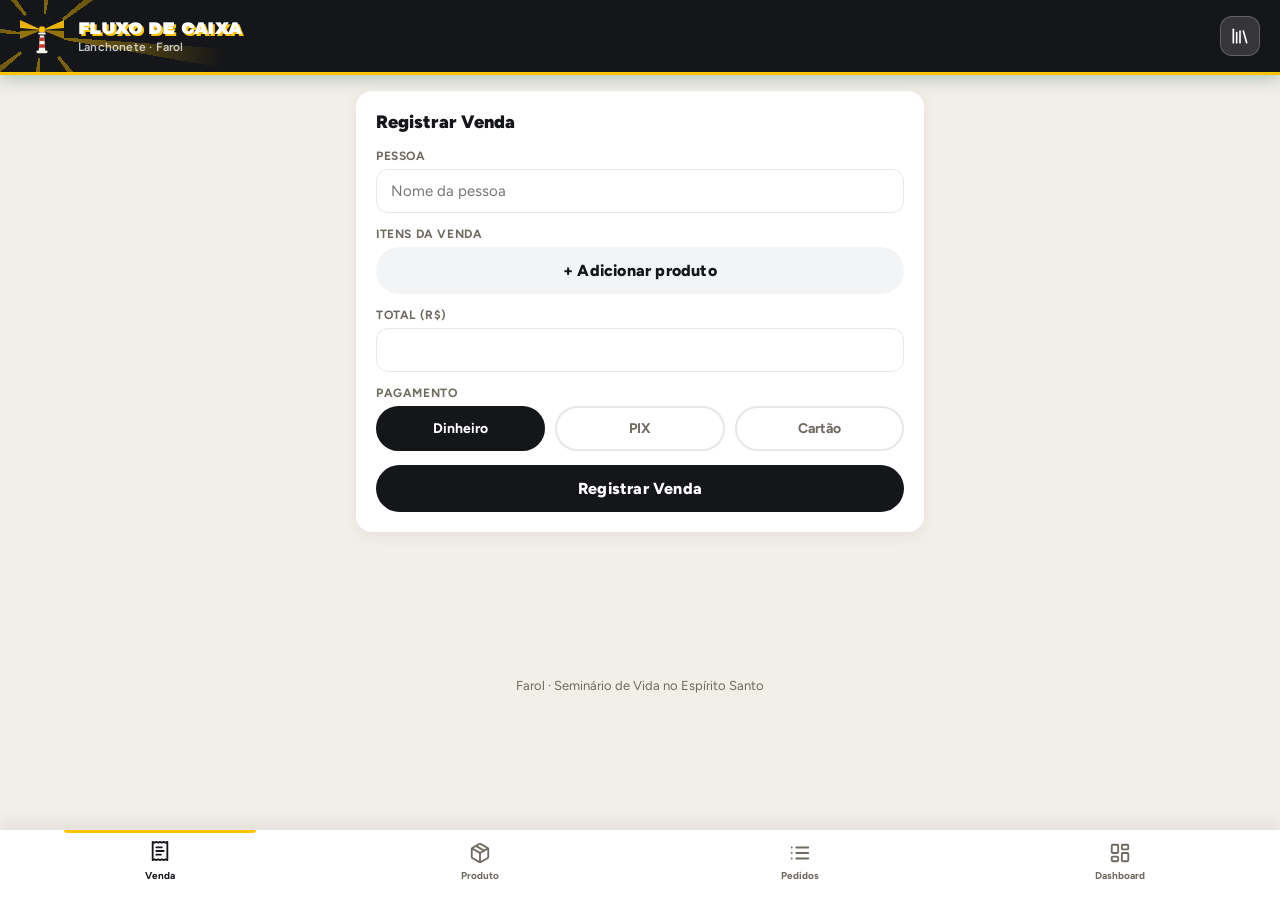
<file: index.html>
<!DOCTYPE html>
<html lang="pt-BR">
<head>
  <meta charset="UTF-8" />
  <title>Admin – Farol</title>
  <meta name="viewport" content="width=device-width, initial-scale=1" />
  <script src="tema.js"></script>
  <link rel="stylesheet" href="style.css" />
</head>
<body>

<header>
  <img data-marca="logo" src="logo-farol.svg" alt="Farol" />
  <div>
    <h1>Fluxo de Caixa</h1>
    <p>Lanchonete · <span data-marca="nome">Farol</span></p>
  </div>
  <a href="livraria.html" class="header-link no-print" title="Ir para a Livraria">
    <svg xmlns="http://www.w3.org/2000/svg" viewBox="0 0 24 24" fill="none" stroke="currentColor" stroke-width="2" stroke-linecap="round" stroke-linejoin="round"><path d="m16 6 4 14"/><path d="M12 6v14"/><path d="M8 8v12"/><path d="M4 4v16"/></svg>
  </a>
</header>

<main>

  <!-- ABA VENDA -->
  <div id="venda" class="card">
    <h2>Registrar Venda</h2>

    <label>Pessoa</label>
    <input id="cliente" placeholder="Nome da pessoa" />

    <label>Itens da venda</label>
    <div id="itens"></div>
    <button type="button" onclick="adicionarItem()" class="btn-secondary" style="margin-bottom:14px">
      + Adicionar produto
    </button>

    <label>Total (R$)</label>
    <input id="total" disabled />

    <label>Pagamento</label>
    <div class="payments">
      <div class="pay active" onclick="pagar(this)">Dinheiro</div>
      <div class="pay" onclick="pagar(this)">PIX</div>
      <div class="pay" onclick="pagar(this)">Cartão</div>
    </div>

    <button onclick="registrarVenda()">Registrar Venda</button>
  </div>

  <!-- ABA PRODUTO -->
  <div id="produto" class="card" style="display:none">
    <h2 id="tituloProduto">Cadastrar Produto</h2>

    <div id="listaProdutos" style="margin-bottom:16px"></div>

    <label>Nome do produto</label>
    <input id="produtoNome" />

    <label>Preço (R$)</label>
    <input id="preco" type="number" step="0.01" min="0" />

    <div style="display:flex; gap:10px">
      <button id="btnCancelarEdicao" type="button" onclick="cancelarEdicao()" class="btn-secondary" style="display:none; flex:1">Cancelar</button>
      <button id="btnSalvarProduto" onclick="salvarProduto()" style="flex:2">Salvar Produto</button>
    </div>
  </div>

  <!-- ABA PEDIDOS -->
  <div id="pedidos" class="card" style="display:none">
    <h2>Pedidos Pendentes</h2>
    <div id="listaPedidos"></div>
  </div>

  <!-- ABA DASHBOARD -->
  <div id="dashboard" style="display:none">
    <div class="print-header">
      <img data-marca="logo" src="logo-farol.svg" alt="Farol" />
      <div>
        <div class="print-title">Relatório de Vendas</div>
        <div class="print-sub">Fluxo de Caixa · Lanchonete</div>
      </div>
      <div class="print-date" id="printData"></div>
    </div>

    <button type="button" onclick="baixarDashboardPDF()" class="btn-secondary no-print" style="margin-bottom:16px">
      <svg xmlns="http://www.w3.org/2000/svg" viewBox="0 0 24 24" fill="none" stroke="currentColor" stroke-width="2" stroke-linecap="round" stroke-linejoin="round"><path d="M21 15v4a2 2 0 0 1-2 2H5a2 2 0 0 1-2-2v-4"/><polyline points="7 10 12 15 17 10"/><line x1="12" x2="12" y1="15" y2="3"/></svg>
      Baixar PDF
    </button>

    <div class="dash-stats">
      <div class="stat-card stat-green">
        <div class="stat-label">Total Arrecadado</div>
        <div class="stat-value" id="dashTotal">—</div>
      </div>
      <div class="stat-card stat-red">
        <div class="stat-label">A Receber</div>
        <div class="stat-value" id="dashPendente">—</div>
      </div>
    </div>

    <div class="print-resumo">
      <div><span class="print-resumo-label">Vendas</span><span class="print-resumo-valor" id="printVendas">—</span></div>
      <div><span class="print-resumo-label">Ticket médio</span><span class="print-resumo-valor" id="printTicket">—</span></div>
      <div><span class="print-resumo-label">Dinheiro</span><span class="print-resumo-valor" id="printDinheiro">—</span></div>
      <div><span class="print-resumo-label">PIX</span><span class="print-resumo-valor" id="printPix">—</span></div>
      <div><span class="print-resumo-label">Cartão</span><span class="print-resumo-valor" id="printCartao">—</span></div>
    </div>

    <div class="dash-cards">
      <div class="card">
        <h2>Produtos Mais Vendidos</h2>
        <div id="dashProdutos"><p style="color:var(--muted)">Carregando...</p></div>
      </div>

      <div class="card">
        <h2>Pendentes de Pagamento <span class="print-count" id="printPendCount"></span></h2>
        <div id="dashPendentes"><p style="color:var(--muted)">Carregando...</p></div>
      </div>
    </div>

    <div class="print-footer" data-marca="rodape">Sistema de Caixa – Farol</div>
  </div>
</main>

<footer data-marca="rodape">Sistema de Caixa – Farol</footer>

<nav class="bottom-nav">
  <div class="tab active" onclick="mostrar('venda', this)">
    <span class="nav-icon"><svg xmlns="http://www.w3.org/2000/svg" viewBox="0 0 24 24" fill="none" stroke="currentColor" stroke-width="2" stroke-linecap="round" stroke-linejoin="round"><path d="M4 2v20l2-1 2 1 2-1 2 1 2-1 2 1 2-1 2 1V2l-2 1-2-1-2 1-2-1-2 1-2-1-2 1-2-1Z"/><path d="M14 8H8"/><path d="M16 12H8"/><path d="M13 16H8"/></svg></span>
    <span>Venda</span>
  </div>
  <div class="tab" onclick="mostrar('produto', this)">
    <span class="nav-icon"><svg xmlns="http://www.w3.org/2000/svg" viewBox="0 0 24 24" fill="none" stroke="currentColor" stroke-width="2" stroke-linecap="round" stroke-linejoin="round"><path d="m7.5 4.27 9 5.15"/><path d="M21 8a2 2 0 0 0-1-1.73l-7-4a2 2 0 0 0-2 0l-7 4A2 2 0 0 0 3 8v8a2 2 0 0 0 1 1.73l7 4a2 2 0 0 0 2 0l7-4A2 2 0 0 0 21 16Z"/><path d="m3.3 7 8.7 5 8.7-5"/><path d="M12 22V12"/></svg></span>
    <span>Produto</span>
  </div>
  <div class="tab" onclick="mostrar('pedidos', this)">
    <span class="nav-icon"><svg xmlns="http://www.w3.org/2000/svg" viewBox="0 0 24 24" fill="none" stroke="currentColor" stroke-width="2" stroke-linecap="round" stroke-linejoin="round"><line x1="8" x2="21" y1="6" y2="6"/><line x1="8" x2="21" y1="12" y2="12"/><line x1="8" x2="21" y1="18" y2="18"/><line x1="3" x2="3.01" y1="6" y2="6"/><line x1="3" x2="3.01" y1="12" y2="12"/><line x1="3" x2="3.01" y1="18" y2="18"/></svg></span>
    <span>Pedidos</span>
  </div>
  <div class="tab" onclick="mostrar('dashboard', this)">
    <span class="nav-icon"><svg xmlns="http://www.w3.org/2000/svg" viewBox="0 0 24 24" fill="none" stroke="currentColor" stroke-width="2" stroke-linecap="round" stroke-linejoin="round"><rect width="7" height="9" x="3" y="3" rx="1"/><rect width="7" height="5" x="14" y="3" rx="1"/><rect width="7" height="9" x="14" y="12" rx="1"/><rect width="7" height="5" x="3" y="16" rx="1"/></svg></span>
    <span>Dashboard</span>
  </div>
</nav>

<script src="ui.js"></script>
<script src="admin.js"></script>
</body>
</html>
</file>
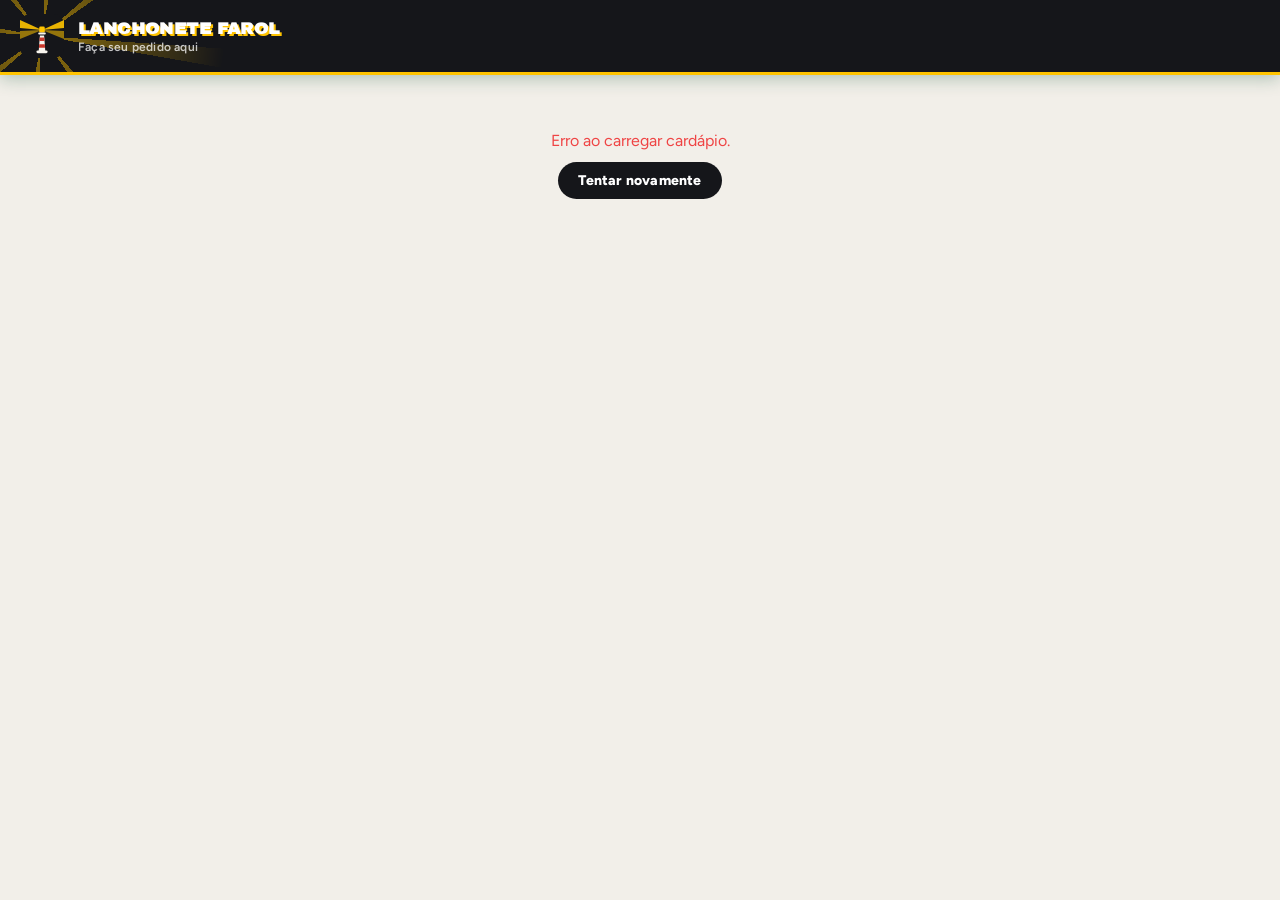
<file: cardapio.html>
<!DOCTYPE html>
<html lang="pt-BR">
<head>
  <meta charset="UTF-8" />
  <title>Farol – Cardápio</title>
  <meta name="viewport" content="width=device-width, initial-scale=1" />
  <script src="tema.js"></script>
  <link rel="stylesheet" href="style.css" />
</head>
<body>

<header>
  <img data-marca="logo" src="logo-farol.svg" alt="Farol" />
  <div>
    <h1>Lanchonete <span data-marca="nome">Farol</span></h1>
    <p>Faça seu pedido aqui</p>
  </div>
</header>

<!-- =============== TELA 1: CARDÁPIO =============== -->
<div id="tela-menu">
  <main>
    <div id="lista-produtos" class="produto-grid"></div>
  </main>

  <div id="cart-bar" class="cart-bar hidden" onclick="irParaCheckout()">
    <div>
      <div class="cart-bar-count" id="cart-count">0 itens</div>
      <div class="cart-bar-total" id="cart-total">R$ 0,00</div>
    </div>
    <div class="cart-bar-btn">Ver carrinho →</div>
  </div>
</div>

<!-- =============== TELA 2: CHECKOUT =============== -->
<div id="tela-checkout" class="hidden">
  <main>
    <div class="card">
      <h2>
        <svg xmlns="http://www.w3.org/2000/svg" viewBox="0 0 24 24" fill="none" stroke="currentColor" stroke-width="2" stroke-linecap="round" stroke-linejoin="round" style="width:20px;height:20px;vertical-align:middle;margin-right:6px"><circle cx="8" cy="21" r="1"/><circle cx="19" cy="21" r="1"/><path d="M2.05 2.05h2l2.66 12.42a2 2 0 0 0 2 1.58h9.78a2 2 0 0 0 1.95-1.57l1.65-7.43H5.12"/></svg>Seu carrinho
      </h2>
      <div id="resumo-carrinho"></div>
      <div class="order-total" id="checkout-total" style="margin-top:12px"></div>
    </div>

    <div class="card">
      <label>Seu nome</label>
      <input id="nome-cliente" placeholder="Como você se chama?" autocomplete="given-name" />

      <label>Forma de pagamento</label>
      <div class="payments">
        <div class="pay" onclick="selecionarPagamento(this)">Dinheiro</div>
        <div class="pay active" onclick="selecionarPagamento(this)">PIX</div>
        <div class="pay" onclick="selecionarPagamento(this)">Cartão</div>
      </div>

      <div style="display:flex; gap:10px; margin-top:4px">
        <button class="btn-secondary" style="flex:1" onclick="voltarMenu()">
          <svg xmlns="http://www.w3.org/2000/svg" viewBox="0 0 24 24" fill="none" stroke="currentColor" stroke-width="2" stroke-linecap="round" stroke-linejoin="round"><path d="m12 19-7-7 7-7"/><path d="M19 12H5"/></svg>Voltar
        </button>
        <button style="flex:2" onclick="confirmarPedido()">
          <svg xmlns="http://www.w3.org/2000/svg" viewBox="0 0 24 24" fill="none" stroke="currentColor" stroke-width="2" stroke-linecap="round" stroke-linejoin="round"><path d="M20 6 9 17l-5-5"/></svg>Confirmar
        </button>
      </div>
    </div>
  </main>
</div>

<!-- =============== TELA 3: PIX =============== -->
<div id="tela-pix" class="hidden">
  <main>
    <div class="card" style="text-align:center">
      <div class="icon-lg">
        <svg xmlns="http://www.w3.org/2000/svg" viewBox="0 0 24 24" fill="none" stroke="currentColor" stroke-width="2" stroke-linecap="round" stroke-linejoin="round"><rect width="14" height="20" x="5" y="2" rx="2" ry="2"/><path d="M12 18h.01"/></svg>
      </div>
      <h2>Pague via PIX</h2>
      <p style="color:var(--muted); margin-bottom:4px">
        Faça o pagamento e depois clique em <strong>Já paguei</strong>
      </p>

      <div class="pix-key-box">
        <div class="pix-label">Chave PIX</div>
        <div class="pix-key" id="pix-display-key"></div>
        <div class="pix-label" style="margin-top:12px">Valor a pagar</div>
        <div class="pix-amount" id="pix-display-amount"></div>
        <div class="pix-label" id="pix-display-name"></div>
      </div>

      <button onclick="copiarPix()" class="btn-secondary" style="margin-bottom:12px">
        <svg xmlns="http://www.w3.org/2000/svg" viewBox="0 0 24 24" fill="none" stroke="currentColor" stroke-width="2" stroke-linecap="round" stroke-linejoin="round"><rect width="14" height="14" x="8" y="8" rx="2" ry="2"/><path d="M4 16c-1.1 0-2-.9-2-2V4c0-1.1.9-2 2-2h10c1.1 0 2 .9 2 2"/></svg>Copiar chave PIX
      </button>
      <button onclick="confirmarPagamento()" class="btn-success">
        <svg xmlns="http://www.w3.org/2000/svg" viewBox="0 0 24 24" fill="none" stroke="currentColor" stroke-width="2" stroke-linecap="round" stroke-linejoin="round"><path d="M22 11.08V12a10 10 0 1 1-5.93-9.14"/><path d="m9 11 3 3L22 4"/></svg>Já paguei!
      </button>
    </div>
  </main>
</div>

<!-- =============== TELA 4: AGUARDANDO / PRONTO =============== -->
<div id="tela-aguardando" class="hidden">
  <main>
    <div class="card" id="status-card">

      <!-- Estado: em preparo -->
      <div id="estado-preparo" class="status-center">
        <span class="status-icon">
          <svg xmlns="http://www.w3.org/2000/svg" viewBox="0 0 24 24" fill="none" stroke="currentColor" stroke-width="2" stroke-linecap="round" stroke-linejoin="round"><path d="M3 2v7c0 1.1.9 2 2 2h4a2 2 0 0 0 2-2V2"/><path d="M7 2v20"/><path d="M21 15V2v0a5 5 0 0 0-5 5v6c0 1.1.9 2 2 2h3Zm0 0v7"/></svg>
        </span>
        <div class="status-title" id="status-title">Pedido recebido!</div>
        <div class="status-subtitle">Sua comida está sendo preparada com carinho...</div>
        <div class="order-num" id="status-num"></div>
        <div id="status-itens" class="order-items" style="margin-top:16px; border-top:1px solid #f0f0f0; padding-top:16px"></div>
        <div class="order-total" id="status-total" style="margin-top:12px"></div>
      </div>

      <!-- Estado: pronto -->
      <div id="estado-pronto" class="hidden">
        <div class="pronto-banner">
          <span class="big-emoji">
            <svg xmlns="http://www.w3.org/2000/svg" viewBox="0 0 24 24" fill="none" stroke="currentColor" stroke-width="2" stroke-linecap="round" stroke-linejoin="round"><path d="m12 3-1.912 5.813a2 2 0 0 1-1.275 1.275L3 12l5.813 1.912a2 2 0 0 1 1.275 1.275L12 21l1.912-5.813a2 2 0 0 1 1.275-1.275L21 12l-5.813-1.912a2 2 0 0 1-1.275-1.275L12 3Z"/><path d="M5 3v4"/><path d="M19 17v4"/><path d="M3 5h4"/><path d="M17 19h4"/></svg>
          </span>
          <h2>Seu pedido está pronto!</h2>
          <p>Retire no balcão agora</p>
        </div>
        <button onclick="novoPedido()" style="margin-top:16px">
          + Fazer novo pedido
        </button>
      </div>

    </div>
  </main>
</div>

<script src="config.js"></script>
<script src="ui.js"></script>
<script src="cardapio.js"></script>
</body>
</html>
</file>
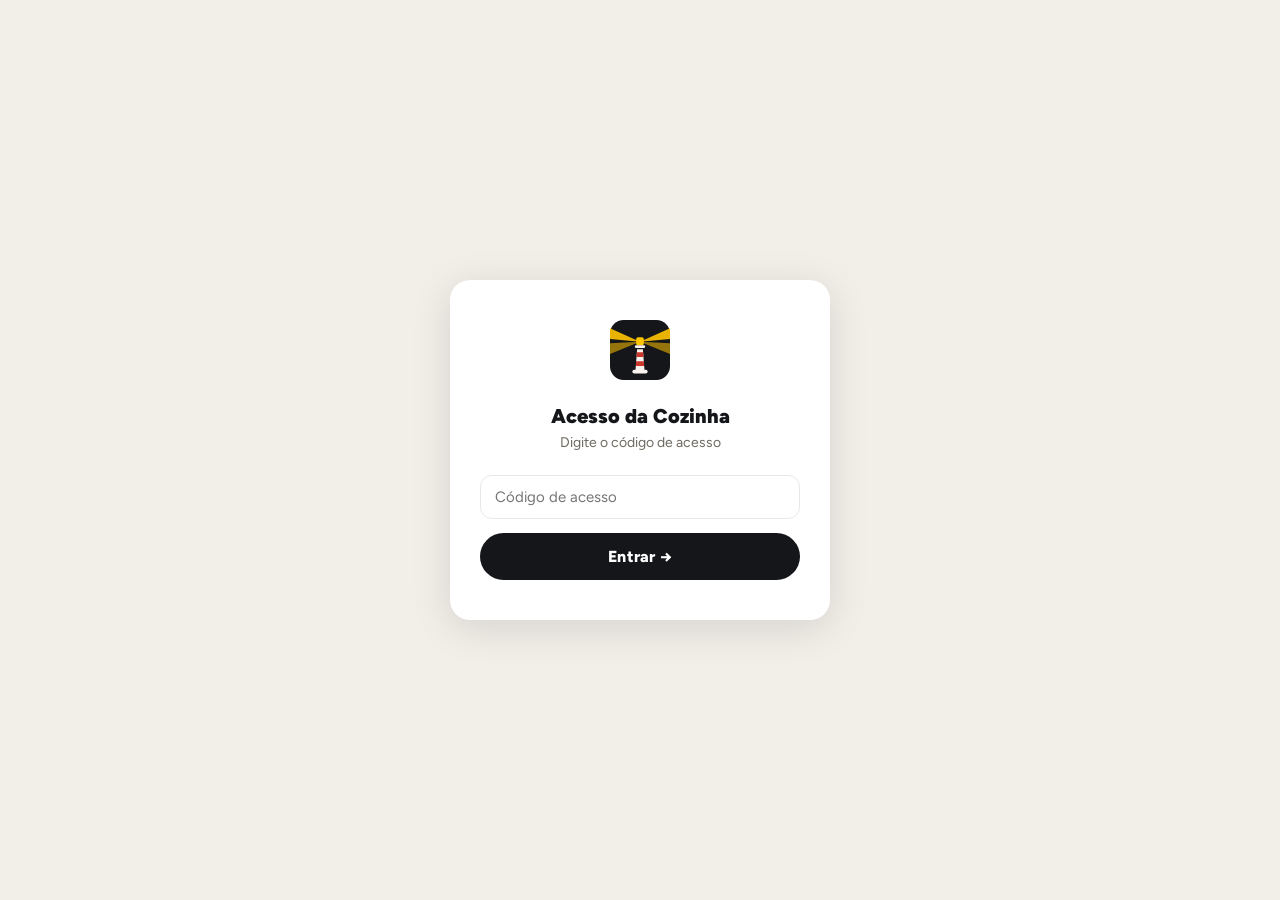
<file: cozinha.html>
<!DOCTYPE html>
<html lang="pt-BR">
<head>
  <meta charset="UTF-8" />
  <title>Cozinha – Farol</title>
  <meta name="viewport" content="width=device-width, initial-scale=1" />
  <script src="tema.js"></script>
  <link rel="stylesheet" href="style.css" />
</head>
<body>

<!-- ===== TELA PIN ===== -->
<div id="tela-pin" class="pin-screen">
  <div class="pin-card">
    <img data-marca="logo" src="logo-farol.svg" alt="Farol" />
    <h2>Acesso da Cozinha</h2>
    <p class="hint">Digite o código de acesso</p>
    <input
      type="password"
      id="pin-input"
      placeholder="Código de acesso"
      onkeydown="if(event.key==='Enter') verificarPin()"
      autocomplete="off"
    />
    <button onclick="verificarPin()">Entrar →</button>
    <p id="pin-erro" class="pin-erro hidden">Código incorreto, tente novamente.</p>
  </div>
</div>

<!-- ===== TELA COZINHA ===== -->
<div id="tela-cozinha" class="hidden">
  <header>
    <img data-marca="logo" src="logo-farol.svg" alt="Farol" />
    <h1>Cozinha</h1>
    <div class="cozinha-header-right">
      <div class="dot-live"></div>
      <span>Ao vivo</span>
      <span id="badge-total" class="badge-count hidden">0</span>
    </div>
  </header>

  <main class="wide">
    <div id="pedidos-container" class="pedidos-grid"></div>
  </main>
</div>

<script src="config.js"></script>
<script src="ui.js"></script>
<script src="cozinha.js"></script>
</body>
</html>
</file>
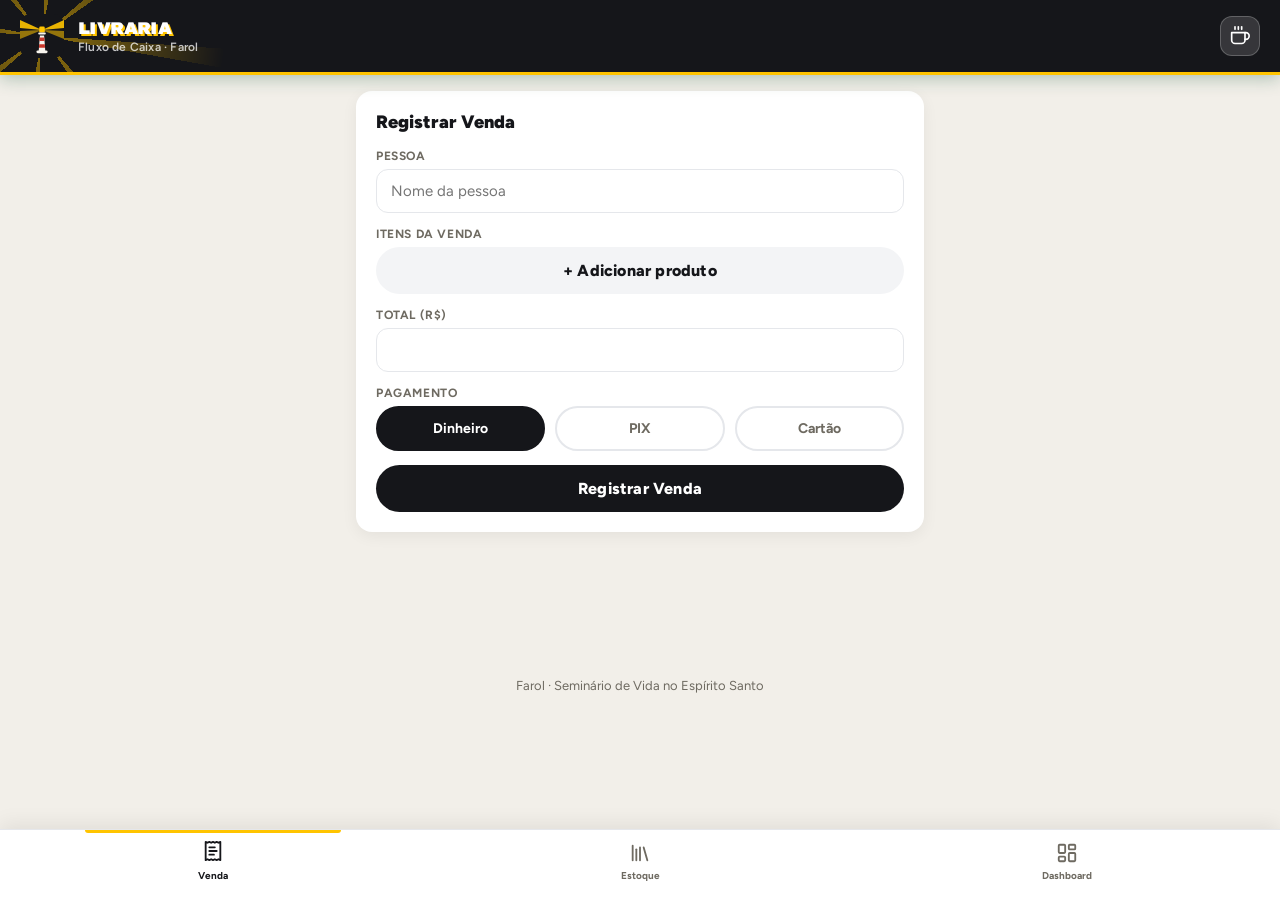
<file: livraria.html>
<!DOCTYPE html>
<html lang="pt-BR">
<head>
  <meta charset="UTF-8" />
  <title>Livraria – Farol</title>
  <meta name="viewport" content="width=device-width, initial-scale=1" />
  <script src="tema.js"></script>
  <link rel="stylesheet" href="style.css" />
</head>
<body>

<header>
  <img data-marca="logo" src="logo-farol.svg" alt="Farol" />
  <div>
    <h1>Livraria</h1>
    <p>Fluxo de Caixa · <span data-marca="nome">Farol</span></p>
  </div>
  <a href="index.html" class="header-link no-print" title="Ir para a Lanchonete">
    <svg xmlns="http://www.w3.org/2000/svg" viewBox="0 0 24 24" fill="none" stroke="currentColor" stroke-width="2" stroke-linecap="round" stroke-linejoin="round"><path d="M18 8h1a4 4 0 0 1 0 8h-1"/><path d="M2 8h16v9a4 4 0 0 1-4 4H6a4 4 0 0 1-4-4Z"/><line x1="6" x2="6" y1="1" y2="4"/><line x1="10" x2="10" y1="1" y2="4"/><line x1="14" x2="14" y1="1" y2="4"/></svg>
  </a>
</header>

<main>

  <!-- ===================== ABA VENDA ===================== -->
  <div id="venda" class="card">
    <h2>Registrar Venda</h2>

    <label>Pessoa</label>
    <input id="cliente" placeholder="Nome da pessoa" />

    <label>Itens da venda</label>
    <div id="itens"></div>
    <button type="button" onclick="adicionarItem()" class="btn-secondary" style="margin-bottom:14px">
      + Adicionar produto
    </button>

    <label>Total (R$)</label>
    <input id="total" disabled />

    <label>Pagamento</label>
    <div class="payments">
      <div class="pay active" onclick="pagar(this)">Dinheiro</div>
      <div class="pay" onclick="pagar(this)">PIX</div>
      <div class="pay" onclick="pagar(this)">Cartão</div>
    </div>

    <button onclick="registrarVenda()">Registrar Venda</button>
  </div>

  <!-- ===================== ABA ESTOQUE ===================== -->
  <div id="acervo" style="display:none">

    <div class="acervo-stats">
      <div class="acervo-stat">
        <div class="acervo-stat-valor" id="acTitulos">—</div>
        <div class="acervo-stat-label">Produtos</div>
      </div>
      <div class="acervo-stat">
        <div class="acervo-stat-valor" id="acExemplares">—</div>
        <div class="acervo-stat-label">Itens em estoque</div>
      </div>
      <div class="acervo-stat">
        <div class="acervo-stat-valor" id="acValor">—</div>
        <div class="acervo-stat-label">Valor em estoque</div>
      </div>
      <div class="acervo-stat acervo-stat-alerta">
        <div class="acervo-stat-valor" id="acSemEstoque">—</div>
        <div class="acervo-stat-label">Sem estoque</div>
      </div>
    </div>

    <!-- Organização / listagem -->
    <div class="card">
      <h2>Organização do Estoque</h2>

      <div class="acervo-filtros">
        <div class="busca-wrap">
          <svg xmlns="http://www.w3.org/2000/svg" viewBox="0 0 24 24" fill="none" stroke="currentColor" stroke-width="2" stroke-linecap="round" stroke-linejoin="round"><circle cx="11" cy="11" r="8"/><path d="m21 21-4.3-4.3"/></svg>
          <input id="buscaAcervo" placeholder="Buscar produto..." oninput="renderAcervo()" />
        </div>
        <select id="filtroCategoria" onchange="renderAcervo()">
          <option value="">Todas as categorias</option>
        </select>
        <select id="ordemAcervo" onchange="renderAcervo()">
          <option value="nome">Ordenar por nome</option>
          <option value="estoque">Ordenar por estoque</option>
          <option value="preco">Ordenar por preço</option>
        </select>
      </div>

      <div id="listaAcervo"></div>
    </div>

    <!-- Cadastro / edição -->
    <div class="card">
      <h2 id="tituloProduto">Cadastrar Produto</h2>

      <label>Produto</label>
      <input id="prodNome" placeholder="Ex: Dom Casmurro, Caneta azul, Caderno" />

      <label>Categoria</label>
      <input id="prodCategoria" placeholder="Ex: Livros, Papelaria, Presentes" list="listaCategorias" />
      <datalist id="listaCategorias"></datalist>

      <div class="row-2">
        <div>
          <label>Preço (R$)</label>
          <input id="prodPreco" type="number" step="0.01" min="0" />
        </div>
        <div>
          <label>Estoque (un)</label>
          <input id="prodEstoque" type="number" step="1" min="0" placeholder="vazio = não controla" />
        </div>
      </div>
      <p class="campo-ajuda">
        Deixe o estoque vazio quando não quiser controlar a quantidade — o produto
        aparece como <strong>—</strong> e pode ser vendido sem limite.
      </p>

      <div style="display:flex; gap:10px">
        <button id="btnCancelarProduto" type="button" onclick="cancelarEdicaoProduto()" class="btn-secondary" style="display:none; flex:1">Cancelar</button>
        <button id="btnSalvarProduto" onclick="salvarProduto()" style="flex:2">Salvar Produto</button>
      </div>
    </div>
  </div>

  <!-- ===================== ABA DASHBOARD ===================== -->
  <div id="dashboard" style="display:none">
    <div class="print-header">
      <img data-marca="logo" src="logo-farol.svg" alt="Farol" />
      <div>
        <div class="print-title">Relatório de Vendas</div>
        <div class="print-sub">Fluxo de Caixa · Livraria</div>
      </div>
      <div class="print-date" id="printData"></div>
    </div>

    <button type="button" onclick="baixarDashboardPDF()" class="btn-secondary no-print" style="margin-bottom:16px">
      <svg xmlns="http://www.w3.org/2000/svg" viewBox="0 0 24 24" fill="none" stroke="currentColor" stroke-width="2" stroke-linecap="round" stroke-linejoin="round"><path d="M21 15v4a2 2 0 0 1-2 2H5a2 2 0 0 1-2-2v-4"/><polyline points="7 10 12 15 17 10"/><line x1="12" x2="12" y1="15" y2="3"/></svg>
      Baixar PDF
    </button>

    <div class="dash-stats">
      <div class="stat-card stat-green">
        <div class="stat-label">Total Arrecadado</div>
        <div class="stat-value" id="dashTotal">—</div>
      </div>
      <div class="stat-card stat-red">
        <div class="stat-label">A Receber</div>
        <div class="stat-value" id="dashPendente">—</div>
      </div>
    </div>

    <div class="print-resumo">
      <div><span class="print-resumo-label">Vendas</span><span class="print-resumo-valor" id="printVendas">—</span></div>
      <div><span class="print-resumo-label">Ticket médio</span><span class="print-resumo-valor" id="printTicket">—</span></div>
      <div><span class="print-resumo-label">Dinheiro</span><span class="print-resumo-valor" id="printDinheiro">—</span></div>
      <div><span class="print-resumo-label">PIX</span><span class="print-resumo-valor" id="printPix">—</span></div>
      <div><span class="print-resumo-label">Cartão</span><span class="print-resumo-valor" id="printCartao">—</span></div>
    </div>

    <div class="dash-cards">
      <div class="card">
        <h2>Mais Vendidos</h2>
        <div id="dashProdutos"><p style="color:var(--muted)">Carregando...</p></div>
      </div>

      <div class="card">
        <h2>Pendentes de Pagamento <span class="print-count" id="printPendCount"></span></h2>
        <div id="dashPendentes"><p style="color:var(--muted)">Carregando...</p></div>
      </div>
    </div>

    <div class="print-footer">Livraria <span data-marca="nome">Farol</span></div>
  </div>
</main>

<footer data-marca="rodape">Sistema de Caixa – Farol</footer>

<nav class="bottom-nav">
  <div class="tab active" onclick="mostrar('venda', this)">
    <span class="nav-icon"><svg xmlns="http://www.w3.org/2000/svg" viewBox="0 0 24 24" fill="none" stroke="currentColor" stroke-width="2" stroke-linecap="round" stroke-linejoin="round"><path d="M4 2v20l2-1 2 1 2-1 2 1 2-1 2 1 2-1 2 1V2l-2 1-2-1-2 1-2-1-2 1-2-1-2 1-2-1Z"/><path d="M14 8H8"/><path d="M16 12H8"/><path d="M13 16H8"/></svg></span>
    <span>Venda</span>
  </div>
  <div class="tab" onclick="mostrar('acervo', this)">
    <span class="nav-icon"><svg xmlns="http://www.w3.org/2000/svg" viewBox="0 0 24 24" fill="none" stroke="currentColor" stroke-width="2" stroke-linecap="round" stroke-linejoin="round"><path d="m16 6 4 14"/><path d="M12 6v14"/><path d="M8 8v12"/><path d="M4 4v16"/></svg></span>
    <span>Estoque</span>
  </div>
  <div class="tab" onclick="mostrar('dashboard', this)">
    <span class="nav-icon"><svg xmlns="http://www.w3.org/2000/svg" viewBox="0 0 24 24" fill="none" stroke="currentColor" stroke-width="2" stroke-linecap="round" stroke-linejoin="round"><rect width="7" height="9" x="3" y="3" rx="1"/><rect width="7" height="5" x="14" y="3" rx="1"/><rect width="7" height="9" x="14" y="12" rx="1"/><rect width="7" height="5" x="3" y="16" rx="1"/></svg></span>
    <span>Dashboard</span>
  </div>
</nav>

<script src="ui.js"></script>
<script src="livraria.js"></script>
</body>
</html>
</file>
<file: style.css>
@import url('https://fonts.googleapis.com/css2?family=Nunito:wght@400;600;700;800;900&family=Figtree:wght@400;500;600;700;800;900&family=Archivo+Black&display=swap');

:root {
  --primary: #2B7A52;
  --primary-dark: #1D5A3A;
  --primary-light: #E7F4EE;
  --accent: #E9A825;
  --accent-light: #FEF3D0;
  --bg: #F4F0E8;
  --card: #ffffff;
  --text: #1A2620;
  --muted: #6B7E72;
  --danger: #E03434;
  --success: #1FA558;

  /* superfícies da marca — o tema Farol troca tudo isto */
  --header-bg: linear-gradient(160deg, #1B5C3E 0%, #2B7A52 70%, #338A5E 100%);
  --header-rule: var(--accent);
  --stat-a-bg: linear-gradient(135deg, #1FA558 0%, #1D5A3A 100%);
  --stat-a-fg: #fff;
  --stat-b-bg: linear-gradient(135deg, #E8A825 0%, #c98a1a 100%);
  --stat-b-fg: #fff;
  --cta-bg: linear-gradient(135deg, #E9A825 0%, #c98a1a 100%);
  --cta-fg: #fff;
  --ok-bg: linear-gradient(135deg, #22c55e, #16a34a);
  --ok-fg: #fff;
  --fonte-ui: 'Nunito', system-ui, -apple-system, sans-serif;
  --fonte-display: 'Nunito', system-ui, sans-serif;
}

* { box-sizing: border-box; margin: 0; padding: 0; }

body {
  font-family: var(--fonte-ui);
  background: var(--bg);
  color: var(--text);
  min-height: 100vh;
}

/* ===== HEADER ===== */
header {
  background: var(--header-bg);
  border-bottom: 3px solid var(--header-rule);
  padding: 14px 20px;
  display: flex;
  align-items: center;
  gap: 14px;
  box-shadow: 0 4px 16px rgba(27,92,62,.3);
  position: sticky;
  top: 0;
  z-index: 100;
}

header img { height: 44px; flex-shrink: 0; }
header h1 { font-size: 19px; font-weight: 900; color: #fff; letter-spacing: -0.3px; }
header p { font-size: 12px; color: rgba(255,255,255,0.75); margin-top: 2px; }

/* ===== LAYOUT ===== */
main {
  padding: 16px;
  max-width: 600px;
  margin: auto;
  padding-bottom: 110px;
}

main.wide { max-width: 960px; }

/* ===== CARDS ===== */
.card {
  background: var(--card);
  border-radius: 16px;
  padding: 20px;
  box-shadow: 0 4px 16px rgba(0,0,0,.06);
  margin-bottom: 16px;
  animation: fade .3s ease;
}

h2 { font-size: 18px; font-weight: 900; margin-bottom: 16px; color: var(--text); }
h3 { font-size: 16px; font-weight: 800; }

label {
  font-size: 12px;
  font-weight: 700;
  color: var(--muted);
  text-transform: uppercase;
  letter-spacing: 0.4px;
  display: block;
  margin-bottom: 6px;
}

/* ===== FORM ===== */
input, select {
  width: 100%;
  padding: 12px 14px;
  margin-bottom: 14px;
  border-radius: 12px;
  border: 1.5px solid #e5e7eb;
  font-size: 15px;
  font-family: var(--fonte-ui);
  background: #fff;
  outline: none;
  transition: border-color .2s;
  color: var(--text);
}

input:focus, select:focus { border-color: var(--primary); }
select:invalid, select:has(option[value=""]:checked) { color: var(--muted); }

/* ===== BUTTONS ===== */
button {
  width: 100%;
  padding: 14px;
  border-radius: 99px;
  border: none;
  font-size: 16px;
  font-weight: 800;
  font-family: var(--fonte-ui);
  background: var(--primary);
  color: #fff;
  cursor: pointer;
  transition: background .15s, transform .1s;
  letter-spacing: 0.2px;
}

button:hover { background: var(--primary-dark); }
button:active { transform: scale(0.98); }

.btn-secondary { background: #f3f4f6 !important; color: var(--text) !important; }
.btn-secondary:hover { background: #e5e7eb !important; }

.btn-danger { background: var(--danger) !important; }
.btn-danger:hover { background: #dc2626 !important; }

.btn-success { background: var(--success) !important; }
.btn-success:hover { background: #16a34a !important; }

/* ===== TABS (legacy / fallback) ===== */
.tabs { display: none; }

/* ===== BOTTOM NAV ===== */
.bottom-nav {
  position: fixed;
  bottom: 0;
  left: 0;
  right: 0;
  background: #fff;
  display: flex;
  border-top: 1px solid #e5e7eb;
  z-index: 200;
  box-shadow: 0 -4px 20px rgba(0,0,0,.08);
}

.bottom-nav .tab {
  flex: 1;
  padding: 10px 4px 18px;
  text-align: center;
  cursor: pointer;
  font-weight: 700;
  font-size: 10px;
  color: var(--muted);
  transition: color .2s;
  display: flex;
  flex-direction: column;
  align-items: center;
  gap: 3px;
  border-radius: 0;
  background: transparent;
  position: relative;
}

.bottom-nav .tab .nav-icon {
  display: flex;
  align-items: center;
  justify-content: center;
  height: 26px;
  transition: transform .2s;
}

.bottom-nav .tab .nav-icon svg {
  width: 22px;
  height: 22px;
}

.bottom-nav .tab.active {
  color: var(--primary);
}

.bottom-nav .tab.active .nav-icon {
  transform: translateY(-2px);
}

.bottom-nav .tab.active::before {
  content: '';
  position: absolute;
  top: 0;
  left: 20%;
  right: 20%;
  height: 3px;
  background: var(--accent);
  border-radius: 0 0 4px 4px;
}

/* ===== PAGAMENTOS ===== */
.payments { display: flex; gap: 10px; margin-bottom: 14px; }

.pay {
  flex: 1;
  padding: 12px 8px;
  border-radius: 99px;
  border: 2px solid #e5e7eb;
  text-align: center;
  cursor: pointer;
  font-weight: 700;
  color: var(--muted);
  font-size: 14px;
  transition: all .15s;
  background: #fff;
}

.pay.active {
  background: var(--primary);
  border-color: var(--primary);
  color: #fff;
}

/* ===== GRID ===== */
/* linha de item da venda: produto | qtd | preço | remover.
   No celular o produto ocupa a linha inteira e o resto vai embaixo. */
.row {
  display: grid;
  grid-template-columns: minmax(0, 1fr) 92px 44px;
  grid-template-areas:
    "prod  prod  prod"
    "qtd   preco rm";
  gap: 8px;
  align-items: center;
}
.row > * { min-width: 0; }
.row .produto     { grid-area: prod; }
.row .quantidade  { grid-area: qtd; }
.row .preco-item  { grid-area: preco; }
.row .remover-btn { grid-area: rm; }
.row input, .row select { margin-bottom: 0; padding-left: 11px; padding-right: 11px; }

@media (min-width: 560px) {
  .row {
    grid-template-columns: minmax(0, 1fr) 78px 104px 46px;
    grid-template-areas: "prod qtd preco rm";
    gap: 10px;
  }
}

/* ===== REMOVE BTN (admin) ===== */
.remover-btn {
  background: var(--danger);
  color: white;
  border: none;
  border-radius: 12px;
  padding: 0;
  width: 100%;
  height: 44px;
  display: flex;
  align-items: center;
  justify-content: center;
  cursor: pointer;
  font-weight: 800;
  font-size: 15px;
  transition: background .15s;
}
@media (min-width: 560px) { .remover-btn { height: 46px; } }

.remover-btn:hover { background: #dc2626; }

/* ===== LOADING ===== */
.loading { opacity: 0.6; pointer-events: none; }

.spinner {
  width: 18px;
  height: 18px;
  border: 3px solid rgba(255,255,255,0.35);
  border-top: 3px solid #fff;
  border-radius: 50%;
  animation: spin 0.8s linear infinite;
  display: inline-block;
  vertical-align: middle;
  margin-right: 8px;
}

/* ===== ANIMATIONS ===== */
@keyframes spin { to { transform: rotate(360deg); } }

@keyframes fade {
  from { opacity: 0; transform: translateY(8px); }
  to   { opacity: 1; transform: translateY(0); }
}

@keyframes bounce {
  0%, 100% { transform: translateY(0); }
  50%       { transform: translateY(-8px); }
}

@keyframes pulse {
  0%, 100% { transform: scale(1); }
  50%       { transform: scale(1.04); }
}

@keyframes popIn {
  0%   { opacity: 0; transform: scale(0.7); }
  80%  { transform: scale(1.05); }
  100% { opacity: 1; transform: scale(1); }
}

.fade-in { animation: fade .3s ease; }

/* ===== DASHBOARD ===== */
.dash-stats {
  display: grid;
  grid-template-columns: 1fr 1fr;
  gap: 12px;
  margin-bottom: 16px;
}

.stat-card {
  border-radius: 16px;
  padding: 18px 16px;
  box-shadow: 0 4px 16px rgba(0,0,0,.06);
  animation: fade .3s ease;
}

.stat-green { background: var(--stat-a-bg); color: var(--stat-a-fg); }
.stat-red   { background: var(--stat-b-bg); color: var(--stat-b-fg); }

.stat-label {
  font-size: 11px;
  font-weight: 700;
  color: rgba(255,255,255,0.8);
  margin-bottom: 8px;
  text-transform: uppercase;
  letter-spacing: 0.5px;
}

.stat-value {
  font-size: 26px;
  font-weight: 900;
  color: #fff;
  letter-spacing: -1px;
}

.dash-produto-row {
  display: flex;
  align-items: center;
  gap: 10px;
  padding: 8px 0;
  border-bottom: 1px solid #f3f4f6;
}

.dash-produto-row:last-child { border-bottom: none; }

.dash-produto-nome {
  width: 110px;
  flex-shrink: 0;
  font-size: 14px;
  font-weight: 600;
  white-space: nowrap;
  overflow: hidden;
  text-overflow: ellipsis;
}

.dash-barra-wrap {
  flex: 1;
  background: var(--primary-light);
  border-radius: 99px;
  height: 10px;
  overflow: hidden;
}

.dash-barra {
  height: 100%;
  background: var(--primary);
  border-radius: 99px;
  transition: width .4s ease;
}

.dash-produto-qty {
  width: 32px;
  text-align: right;
  font-size: 13px;
  font-weight: 700;
  color: var(--muted);
  flex-shrink: 0;
}

.dash-pendente-row {
  display: flex;
  justify-content: space-between;
  align-items: center;
  padding: 10px 0;
  border-bottom: 1px solid #f3f4f6;
  font-size: 15px;
}

.dash-pendente-row:last-child { border-bottom: none; }

.dash-pendente-nome { font-weight: 600; }

.dash-pendente-valor {
  font-weight: 700;
  color: var(--danger);
}

/* ===== INLINE ICONS ===== */
.icon-lg {
  display: flex;
  align-items: center;
  justify-content: center;
  margin-bottom: 8px;
}

.icon-lg svg {
  width: 52px;
  height: 52px;
  stroke: var(--primary);
}

/* Icon + text alignment in buttons */
button svg, .btn-secondary svg, .btn-success svg {
  width: 18px;
  height: 18px;
  display: inline-block;
  vertical-align: middle;
  margin-right: 6px;
  flex-shrink: 0;
}

.pay svg {
  width: 16px;
  height: 16px;
  display: inline-block;
  vertical-align: middle;
  margin-right: 5px;
}

/* ===== UTILS ===== */
.hidden { display: none !important; }

footer {
  text-align: center;
  font-size: 13px;
  color: var(--muted);
  padding: 20px;
}

/* ============================================================
   CARDÁPIO – produto grid
   ============================================================ */
.produto-grid {
  display: flex;
  flex-direction: column;
  gap: 12px;
}

.produto-card {
  background: #fff;
  border-radius: 16px;
  padding: 16px;
  box-shadow: 0 4px 16px rgba(0,0,0,.06);
  display: flex;
  align-items: center;
  justify-content: space-between;
  gap: 12px;
  animation: fade .3s ease;
}

.produto-info { flex: 1; min-width: 0; }
.produto-nome { font-weight: 700; font-size: 16px; }
.produto-preco { color: var(--primary-dark); font-weight: 600; margin-top: 4px; font-size: 15px; }

.qty-control {
  display: flex;
  align-items: center;
  gap: 10px;
  flex-shrink: 0;
}

.qty-btn {
  width: 36px;
  height: 36px;
  border-radius: 50%;
  border: 2px solid var(--primary);
  background: #fff;
  color: var(--primary);
  font-size: 22px;
  font-weight: 700;
  cursor: pointer;
  display: flex;
  align-items: center;
  justify-content: center;
  padding: 0;
  line-height: 1;
  transition: all .15s;
  width: auto;
  min-width: 36px;
  flex-shrink: 0;
}

.qty-btn:hover { background: var(--primary); color: #fff; }

.qty-num {
  min-width: 24px;
  text-align: center;
  font-weight: 700;
  font-size: 17px;
}

/* ===== CART BAR ===== */
.cart-bar {
  position: fixed;
  bottom: 16px;
  left: 50%;
  transform: translateX(-50%);
  width: calc(100% - 32px);
  max-width: 568px;
  background: var(--cta-bg);
  color: var(--cta-fg);
  border-radius: 99px;
  padding: 16px 20px;
  display: flex;
  align-items: center;
  justify-content: space-between;
  box-shadow: 0 8px 32px rgba(233,168,37,.5);
  cursor: pointer;
  z-index: 200;
  animation: fade .25s ease;
}

.cart-bar-count { font-weight: 700; font-size: 16px; }
.cart-bar-total { font-size: 13px; opacity: 0.9; margin-top: 2px; }
.cart-bar-btn {
  background: rgba(255,255,255,0.2);
  padding: 9px 18px;
  border-radius: 10px;
  font-weight: 700;
  font-size: 14px;
  flex-shrink: 0;
}

/* ===== ORDER / CHECKOUT ===== */
.order-item {
  display: flex;
  justify-content: space-between;
  padding: 9px 0;
  border-bottom: 1px solid #f3f4f6;
  font-size: 15px;
}

.order-total {
  display: flex;
  justify-content: space-between;
  font-weight: 700;
  font-size: 17px;
  margin-top: 12px;
  padding-top: 12px;
  border-top: 2px solid var(--primary-light);
}

/* ===== STATUS SCREENS ===== */
.status-center {
  text-align: center;
  padding: 20px 10px;
}

.status-icon {
  display: flex;
  align-items: center;
  justify-content: center;
  margin-bottom: 16px;
  animation: bounce 1.6s ease-in-out infinite;
}

.status-icon svg {
  width: 60px;
  height: 60px;
  stroke: var(--primary);
}

.status-title { font-size: 22px; font-weight: 700; margin-bottom: 8px; }
.status-subtitle { color: var(--muted); font-size: 15px; margin-bottom: 20px; }

.order-num {
  font-size: 52px;
  font-weight: 900;
  color: var(--primary);
  letter-spacing: -2px;
  margin: 8px 0 16px;
}

/* ===== PRONTO BANNER ===== */
.pronto-banner {
  background: var(--ok-bg);
  color: var(--ok-fg);
  border-radius: 20px;
  padding: 32px 24px;
  text-align: center;
  animation: popIn .4s ease forwards, pulse 2s ease-in-out 0.4s infinite;
}

.pronto-banner .big-emoji {
  display: flex;
  align-items: center;
  justify-content: center;
  margin-bottom: 12px;
}

.pronto-banner .big-emoji svg {
  width: 68px;
  height: 68px;
  stroke: rgba(255,255,255,0.95);
}

.pronto-banner h2 { font-size: 28px; color: #fff; margin-bottom: 8px; }
.pronto-banner p  { font-size: 16px; opacity: 0.9; }

/* ===== PIX SCREEN ===== */
.pix-key-box {
  background: var(--primary-light);
  border: 2px dashed var(--primary);
  border-radius: 14px;
  padding: 20px;
  text-align: center;
  margin: 16px 0;
}

.pix-key {
  font-size: 20px;
  font-weight: 800;
  color: var(--primary-dark);
  word-break: break-all;
  margin: 6px 0;
}

.pix-amount {
  font-size: 32px;
  font-weight: 900;
  color: var(--text);
  margin: 10px 0;
}

.pix-label {
  font-size: 13px;
  color: var(--muted);
}

/* ============================================================
   COZINHA
   ============================================================ */
.cozinha-header-right {
  display: flex;
  align-items: center;
  gap: 8px;
  margin-left: auto;
  font-size: 14px;
  color: rgba(255,255,255,0.9);
}

.dot-live {
  width: 10px;
  height: 10px;
  border-radius: 50%;
  background: #4ade80;
  flex-shrink: 0;
  animation: pulse 1.5s ease-in-out infinite;
}

.badge-count {
  background: #ef4444;
  color: #fff;
  border-radius: 50%;
  min-width: 22px;
  height: 22px;
  font-size: 12px;
  font-weight: 700;
  display: inline-flex;
  align-items: center;
  justify-content: center;
  padding: 0 4px;
}

.pedidos-grid {
  display: flex;
  flex-direction: column;
  gap: 16px;
}

@media (min-width: 720px) {
  .pedidos-grid { display: grid; grid-template-columns: repeat(2, 1fr); }
}

.pedido-cozinha {
  background: #fff;
  border-radius: 16px;
  padding: 20px;
  box-shadow: 0 4px 16px rgba(0,0,0,.07);
  border-left: 5px solid var(--primary);
  animation: fade .25s ease;
}

.pedido-num-hora { font-size: 12px; color: var(--muted); margin-bottom: 4px; }
.pedido-cliente  { font-size: 21px; font-weight: 800; margin-bottom: 12px; }

.pedido-itens {
  font-size: 15px;
  line-height: 1.9;
  margin-bottom: 16px;
}

.pedido-footer {
  display: flex;
  justify-content: space-between;
  align-items: center;
  flex-wrap: wrap;
  gap: 10px;
}

.pedido-meta { font-size: 13px; color: var(--muted); }

.badge-pagamento {
  display: inline-block;
  background: var(--primary-light);
  color: var(--primary-dark);
  padding: 4px 10px;
  border-radius: 20px;
  font-size: 13px;
  font-weight: 600;
}

.btn-pronto {
  background: var(--success) !important;
  color: #fff !important;
  border-radius: 12px !important;
  padding: 12px 22px !important;
  font-size: 16px !important;
  font-weight: 700 !important;
  cursor: pointer;
  width: auto !important;
  display: flex !important;
  align-items: center;
  gap: 6px;
  flex-shrink: 0;
  border: none;
}

.btn-pronto:hover { background: #16a34a !important; }

.cozinha-vazia {
  text-align: center;
  padding: 60px 20px;
  color: var(--muted);
  grid-column: 1 / -1;
}

.cozinha-vazia .big-emoji { display: flex; align-items: center; justify-content: center; margin-bottom: 16px; }
.cozinha-vazia .big-emoji svg { width: 56px; height: 56px; stroke: var(--muted); }
.cozinha-vazia p { font-size: 16px; }
.cozinha-vazia small { font-size: 13px; display: block; margin-top: 6px; }

/* ===== PIN SCREEN ===== */
.pin-screen {
  display: flex;
  align-items: center;
  justify-content: center;
  min-height: 100vh;
  padding: 20px;
  background: var(--bg);
}

.pin-card {
  background: #fff;
  border-radius: 20px;
  padding: 40px 30px;
  box-shadow: 0 8px 40px rgba(0,0,0,.12);
  width: 100%;
  max-width: 380px;
  text-align: center;
}

.pin-card img { height: 60px; margin-bottom: 20px; }
.pin-card h2 { font-size: 20px; margin-bottom: 6px; }
.pin-card .hint { color: var(--muted); font-size: 14px; margin-bottom: 24px; }
.pin-erro { color: var(--danger); font-size: 14px; margin-top: 10px; }

/* ===== PRINT (dashboard em PDF) ===== */
.print-header, .print-resumo, .print-footer, .print-count { display: none; }

@media print {
  @page { size: A4 portrait; margin: 12mm; }

  html, body { background: #fff; font-size: 12px; }
  header, footer, .bottom-nav, .no-print,
  #venda, #produto, #pedidos, #acervo { display: none !important; }

  main { padding: 0; max-width: none; }
  #dashboard { display: block !important; }

  * {
    -webkit-print-color-adjust: exact;
    print-color-adjust: exact;
  }

  /* cabeçalho */
  .print-header {
    display: flex;
    align-items: center;
    gap: 12px;
    padding-bottom: 10px;
    margin-bottom: 12px;
    border-bottom: 2px solid var(--primary);
  }
  .print-header img { height: 40px; }
  .print-title { font-size: 18px; font-weight: 900; color: var(--primary-dark); line-height: 1.1; }
  .print-sub   { font-size: 11px; color: var(--muted); font-weight: 600; }
  .print-date  { margin-left: auto; font-size: 11px; color: var(--muted); font-weight: 600; text-align: right; }

  /* stats principais */
  .dash-stats { gap: 10px; margin-bottom: 10px; }
  .stat-card  { padding: 12px 14px; border-radius: 10px; box-shadow: none; animation: none; }
  .stat-label { font-size: 9px; margin-bottom: 4px; }
  .stat-value { font-size: 22px; }

  /* resumo extra */
  .print-resumo {
    display: grid;
    grid-template-columns: repeat(5, 1fr);
    gap: 8px;
    margin-bottom: 12px;
  }
  .print-resumo > div {
    border: 1px solid #e5e7eb;
    border-radius: 8px;
    padding: 7px 10px;
    display: flex;
    flex-direction: column;
    gap: 2px;
  }
  .print-resumo-label { font-size: 9px; font-weight: 700; color: var(--muted); text-transform: uppercase; letter-spacing: .4px; }
  .print-resumo-valor { font-size: 13px; font-weight: 800; color: var(--text); }

  /* duas colunas */
  .dash-cards {
    display: grid;
    grid-template-columns: 1fr 1fr;
    gap: 10px;
    align-items: start;
  }
  .dash-cards .card {
    padding: 12px 14px;
    margin: 0;
    border-radius: 10px;
    box-shadow: none;
    border: 1px solid #e5e7eb;
    break-inside: avoid;
  }
  .dash-cards h2 { font-size: 13px; margin-bottom: 8px; padding-bottom: 6px; border-bottom: 1px solid #f0f0f0; }
  .print-count { display: inline; font-weight: 600; color: var(--muted); font-size: 11px; }

  .dash-produto-row { padding: 4px 0; gap: 8px; }
  .dash-produto-nome { font-size: 11px; width: 90px; }
  .dash-barra-wrap   { height: 7px; }
  .dash-barra        { transition: none; }
  .dash-produto-qty  { font-size: 11px; width: 28px; }

  .dash-pendente-row { padding: 4px 0; font-size: 11px; }

  .print-footer {
    display: block;
    margin-top: 12px;
    padding-top: 8px;
    border-top: 1px solid #e5e7eb;
    font-size: 9px;
    color: var(--muted);
    text-align: center;
  }
}


/* ================= LIVRARIA ================= */

/* link de atalho no header */
.header-link {
  margin-left: auto;
  display: flex;
  align-items: center;
  justify-content: center;
  width: 40px;
  height: 40px;
  border-radius: 12px;
  background: rgba(255,255,255,.14);
  border: 1.5px solid rgba(255,255,255,.22);
  flex-shrink: 0;
  transition: .15s;
}
.header-link svg { width: 20px; height: 20px; stroke: #fff; }
.header-link:hover { background: rgba(255,255,255,.26); }

/* dois campos lado a lado */
.row-2 { display: flex; gap: 12px; }
.row-2 > div { flex: 1; min-width: 0; }

/* ----- stats do acervo ----- */
.acervo-stats {
  display: grid;
  grid-template-columns: repeat(2, 1fr);
  gap: 10px;
  margin-bottom: 16px;
}
@media (min-width: 560px) {
  .acervo-stats { grid-template-columns: repeat(4, 1fr); }
}

.acervo-stat {
  background: var(--card);
  border-radius: 14px;
  padding: 14px 12px;
  text-align: center;
  box-shadow: 0 2px 10px rgba(27,92,62,.07);
  border: 1.5px solid #eef2ef;
}
.acervo-stat-valor {
  font-size: 20px;
  font-weight: 900;
  color: var(--primary-dark);
  letter-spacing: -.5px;
  line-height: 1.1;
}
.acervo-stat-label {
  font-size: 11px;
  font-weight: 700;
  color: var(--muted);
  text-transform: uppercase;
  letter-spacing: .4px;
  margin-top: 4px;
}
.acervo-stat-alerta .acervo-stat-valor { color: var(--danger); }

/* ----- filtros ----- */
.acervo-filtros {
  display: flex;
  flex-direction: column;
  gap: 10px;
  margin-bottom: 16px;
}
@media (min-width: 560px) {
  .acervo-filtros { flex-direction: row; }
  .acervo-filtros .busca-wrap { flex: 2; }
  .acervo-filtros select { flex: 1; }
}
.acervo-filtros select, .acervo-filtros input { margin-bottom: 0; }

.busca-wrap { position: relative; }
.busca-wrap svg {
  position: absolute;
  left: 13px;
  top: 50%;
  transform: translateY(-50%);
  width: 17px;
  height: 17px;
  stroke: var(--muted);
  pointer-events: none;
}
.busca-wrap input { padding-left: 40px; }

/* ----- grupos por categoria ----- */
.acervo-grupo { margin-bottom: 10px; }

.acervo-grupo-head {
  display: flex;
  align-items: center;
  gap: 8px;
  padding: 10px 12px;
  background: var(--primary-light);
  border-radius: 10px;
  cursor: pointer;
  user-select: none;
}
.acervo-grupo-head:hover { background: #dcedE3; }

.acervo-chevron {
  width: 16px;
  height: 16px;
  stroke: var(--primary-dark);
  flex-shrink: 0;
  transition: transform .18s;
}
.acervo-grupo-head.fechada .acervo-chevron { transform: rotate(-90deg); }

.acervo-grupo-nome {
  font-weight: 800;
  font-size: 14px;
  color: var(--primary-dark);
}
.acervo-grupo-meta {
  margin-left: auto;
  font-size: 12px;
  font-weight: 600;
  color: var(--muted);
  white-space: nowrap;
}

.acervo-grupo-body { padding: 2px 4px 6px; }

/* ----- livro ----- */
.acervo-livro {
  display: flex;
  align-items: center;
  gap: 10px;
  padding: 11px 8px;
  border-bottom: 1px solid #f4f4f2;
}
.acervo-livro:last-child { border-bottom: none; }
.acervo-livro.livro-esgotado { opacity: .55; }

.acervo-livro-info { flex: 1; min-width: 0; }
.acervo-livro-titulo {
  font-weight: 700;
  font-size: 15px;
  line-height: 1.25;
  word-break: break-word;
}
.acervo-livro-sub {
  font-size: 12.5px;
  color: var(--muted);
  margin-top: 2px;
}

/* ----- estoque ----- */
.estoque-badge {
  flex-shrink: 0;
  font-size: 12px;
  font-weight: 800;
  padding: 4px 9px;
  border-radius: 20px;
  background: var(--primary-light);
  color: var(--primary-dark);
  white-space: nowrap;
}
.estoque-badge.estoque-baixo { background: var(--accent-light); color: #8a6209; }
.estoque-badge.estoque-zero  { background: #fde8e8; color: var(--danger); }
.estoque-badge.estoque-na    { background: #f3f4f6; color: var(--muted); }

.estoque-ctrl { display: flex; gap: 4px; flex-shrink: 0; }
.estoque-btn {
  width: 30px !important;
  height: 30px;
  padding: 0 !important;
  margin: 0 !important;
  font-size: 17px !important;
  font-weight: 800;
  line-height: 1;
  border-radius: 9px !important;
  background: #f3f4f6 !important;
  color: var(--text) !important;
}
.estoque-btn:hover:not(:disabled) { background: var(--primary) !important; color: #fff !important; }
.estoque-btn:disabled { opacity: .35; cursor: not-allowed; }

.acervo-editar {
  width: auto !important;
  padding: 7px 14px !important;
  font-size: 13px !important;
  margin: 0 !important;
  flex-shrink: 0;
}

.acervo-vazio {
  color: var(--muted);
  font-size: 14px;
  text-align: center;
  padding: 24px 10px;
  margin-bottom: 0;
}

/* texto de ajuda abaixo de um campo */
.campo-ajuda {
  font-size: 12.5px;
  color: var(--muted);
  line-height: 1.45;
  margin: -4px 0 14px;
}
.campo-ajuda strong { color: var(--text); }


/* ================= TOAST (substitui o alert) ================= */

.toast-caixa {
  position: fixed;
  left: 50%;
  transform: translateX(-50%);
  z-index: 9999;
  width: calc(100% - 24px);
  max-width: 420px;
  display: flex;
  flex-direction: column;
  gap: 10px;
  pointer-events: none;
}
.toast-caixa.toast-topo  { top: 14px; }
.toast-caixa.toast-baixo { bottom: 96px; flex-direction: column-reverse; }

@media (min-width: 720px) {
  .toast-caixa { left: auto; right: 20px; transform: none; width: 380px; }
  .toast-caixa.toast-topo  { top: 20px; }
  .toast-caixa.toast-baixo { bottom: 20px; }
}

.toast {
  position: relative;
  pointer-events: auto;
  display: flex;
  align-items: flex-start;
  gap: 11px;
  padding: 13px 13px 13px 14px;
  background: var(--card);
  border-radius: 14px;
  border: 1.5px solid #e9ece9;
  border-left: 5px solid var(--primary);
  box-shadow: 0 10px 30px rgba(20, 40, 30, .16);
  overflow: hidden;
  animation: toast-entra .26s cubic-bezier(.22, 1.2, .36, 1);
}

.toast-ok    { border-left-color: var(--success); }
.toast-erro  { border-left-color: var(--danger); }
.toast-aviso { border-left-color: var(--accent); }
.toast-info  { border-left-color: var(--primary); }

.toast-icone {
  flex-shrink: 0;
  width: 26px;
  height: 26px;
  border-radius: 9px;
  display: flex;
  align-items: center;
  justify-content: center;
}
.toast-icone svg { width: 16px; height: 16px; }

.toast-ok    .toast-icone { background: #e3f6ea; color: var(--success); }
.toast-erro  .toast-icone { background: #fde8e8; color: var(--danger); }
.toast-aviso .toast-icone { background: var(--accent-light); color: #8a6209; }
.toast-info  .toast-icone { background: var(--primary-light); color: var(--primary-dark); }

.toast-corpo { flex: 1; min-width: 0; padding-top: 2px; }

.toast-titulo {
  font-size: 11px;
  font-weight: 800;
  text-transform: uppercase;
  letter-spacing: .5px;
  color: var(--muted);
  margin-bottom: 3px;
}
.toast-ok    .toast-titulo { color: var(--success); }
.toast-erro  .toast-titulo { color: var(--danger); }
.toast-aviso .toast-titulo { color: #8a6209; }

.toast-msg {
  font-size: 14.5px;
  font-weight: 600;
  line-height: 1.4;
  color: var(--text);
  word-break: break-word;
}

.toast-fechar {
  flex-shrink: 0;
  width: 26px !important;
  height: 26px;
  padding: 0 !important;
  margin: 0 !important;
  border-radius: 8px !important;
  background: transparent !important;
  color: var(--muted) !important;
  box-shadow: none !important;
  display: flex;
  align-items: center;
  justify-content: center;
}
.toast-fechar svg { width: 14px; height: 14px; margin: 0 !important; }
.toast-fechar:hover { background: #f3f4f6 !important; color: var(--text) !important; }

.toast-barra {
  position: absolute;
  left: 0;
  bottom: 0;
  height: 3px;
  width: 100%;
  background: currentColor;
  opacity: .22;
  transform-origin: left;
  animation: toast-barra linear forwards;
}
.toast-ok    .toast-barra { color: var(--success); }
.toast-erro  .toast-barra { color: var(--danger); }
.toast-aviso .toast-barra { color: var(--accent); }
.toast-info  .toast-barra { color: var(--primary); }

.toast-sai { animation: toast-sai .22s ease forwards; }

@keyframes toast-entra {
  from { opacity: 0; transform: translateY(-14px) scale(.96); }
  to   { opacity: 1; transform: none; }
}
.toast-caixa.toast-baixo .toast { animation-name: toast-entra-baixo; }
@keyframes toast-entra-baixo {
  from { opacity: 0; transform: translateY(14px) scale(.96); }
  to   { opacity: 1; transform: none; }
}
@keyframes toast-sai {
  to { opacity: 0; transform: scale(.96); }
}
@keyframes toast-barra {
  from { transform: scaleX(1); }
  to   { transform: scaleX(0); }
}

@media (prefers-reduced-motion: reduce) {
  .toast, .toast-sai { animation-duration: .01ms; }
  .toast-barra { animation: none; opacity: 0; }
}

@media print { .toast-caixa { display: none !important; } }


/* =====================================================================
   TEMA FAROL
   Seminário de Vida no Espírito Santo. As cores saem do cartaz:
   o amarelo dos feixes, o grafite das listras, o vermelho das faixas
   do farol e o papel de fundo.

   Fica tudo em :root[data-tema="farol"], então o tema Renascer continua
   inteiro acima — trocar a constante TEMA em tema.js volta pra ele.
   ===================================================================== */

:root[data-tema="farol"] {
  --primary: #15161A;          /* grafite das listras */
  --primary-dark: #000000;
  --primary-light: #FFF3C9;
  --accent: #FFC400;           /* amarelo do feixe */
  --accent-light: #FFEFB0;
  --bg: #F2EFE9;               /* papel do cartaz */
  --card: #ffffff;
  --text: #15161A;
  --muted: #6E6A61;
  --danger: #C9382C;           /* faixas do farol */
  --success: #2E7D4F;

  --header-bg: #15161A;
  --header-rule: var(--accent);

  /* arrecadado = a luz; a receber = as faixas do farol */
  --stat-a-bg: linear-gradient(140deg, #FFC400 0%, #EFA800 100%);
  --stat-a-fg: #15161A;
  --stat-b-bg: linear-gradient(140deg, #C9382C 0%, #96251C 100%);
  --stat-b-fg: #fff;

  --cta-bg: linear-gradient(135deg, #FFC400 0%, #EFA800 100%);
  --cta-fg: #15161A;
  --ok-bg: linear-gradient(135deg, #FFC400 0%, #EFA800 100%);
  --ok-fg: #15161A;

  --fonte-ui: 'Figtree', system-ui, -apple-system, sans-serif;
  --fonte-display: 'Archivo Black', 'Figtree', system-ui, sans-serif;
}

/* ---- O feixe: wedges amarelos saindo de trás do logo, como no cartaz.
       É o único gesto solto do tema; o resto fica quieto. ---- */
:root[data-tema="farol"] header {
  overflow: hidden;
  isolation: isolate;
}
:root[data-tema="farol"] header::before {
  content: "";
  position: absolute;
  top: 50%;
  left: 42px;
  width: 760px;
  height: 760px;
  transform: translate(-50%, -50%);
  background: repeating-conic-gradient(
    from 4deg,
    var(--accent) 0deg 6deg,
    transparent 6deg 45deg
  );
  opacity: .55;
  pointer-events: none;
  z-index: -1;
  -webkit-mask-image: radial-gradient(circle at center, #000 0%, rgba(0,0,0,.55) 14%, transparent 34%);
          mask-image: radial-gradient(circle at center, #000 0%, rgba(0,0,0,.55) 14%, transparent 34%);
  animation: farol-feixe .85s cubic-bezier(.2, .8, .3, 1) both;
}

@keyframes farol-feixe {
  from { opacity: 0;   transform: translate(-50%, -50%) rotate(-14deg); }
  to   { opacity: .55; transform: translate(-50%, -50%) rotate(0deg); }
}

/* o nome em branco com o amarelo deslocado atrás, como as letras do cartaz */
:root[data-tema="farol"] header h1 {
  font-family: var(--fonte-display);
  font-size: 17px;
  letter-spacing: .4px;
  text-transform: uppercase;
  text-shadow: 2px 2px 0 var(--accent);
}
:root[data-tema="farol"] header p {
  font-weight: 600;
  letter-spacing: .2px;
}

/* números do dashboard na fonte de cartaz */
:root[data-tema="farol"] .stat-value,
:root[data-tema="farol"] .acervo-stat-valor,
:root[data-tema="farol"] .pix-amount,
:root[data-tema="farol"] .order-num {
  font-family: var(--fonte-display);
  letter-spacing: -.2px;
}

:root[data-tema="farol"] .pronto-banner h2,
:root[data-tema="farol"] .status-title {
  font-family: var(--fonte-display);
  text-transform: uppercase;
  letter-spacing: .5px;
}

/* "Já paguei" e "Pedido pronto" acendem em amarelo, não em verde */
:root[data-tema="farol"] .btn-success {
  background: var(--accent) !important;
  color: var(--text) !important;
}
:root[data-tema="farol"] .btn-success:hover { background: #EFA800 !important; }
:root[data-tema="farol"] .pronto-banner p { color: rgba(21, 22, 26, .72); }
:root[data-tema="farol"] .pronto-banner .big-emoji svg { stroke: var(--text); }

/* Figtree é mais estreita que a Nunito: devolve um pouco de peso aos rótulos */
:root[data-tema="farol"] label,
:root[data-tema="farol"] .stat-label,
:root[data-tema="farol"] .acervo-stat-label {
  letter-spacing: .6px;
}

/* preço alinhado coluna com coluna, em qualquer tema */
.stat-value,
.acervo-stat-valor,
.preco-item,
#total,
.dash-pendente-valor,
.produto-preco,
.order-total,
.cart-bar-total,
.pix-amount {
  font-variant-numeric: tabular-nums;
}

@media (prefers-reduced-motion: reduce) {
  :root[data-tema="farol"] header::before { animation: none; opacity: .55; }
}

@media print {
  :root[data-tema="farol"] header::before { display: none !important; }
}

/* No Farol os dois tons claros são amarelo, então o badge de estoque normal
   precisa ser neutro: assim "normal / acabando / zerado" continuam distintos. */
:root[data-tema="farol"] .estoque-badge {
  background: #EDEAE4;
  color: #4A463F;
}
:root[data-tema="farol"] .estoque-badge.estoque-baixo {
  background: var(--accent);
  color: #15161A;
}
:root[data-tema="farol"] .estoque-badge.estoque-zero {
  background: #FBE3E0;
  color: var(--danger);
}
:root[data-tema="farol"] .estoque-badge.estoque-na {
  background: #F3F1EC;
  color: var(--muted);
}
</file>
